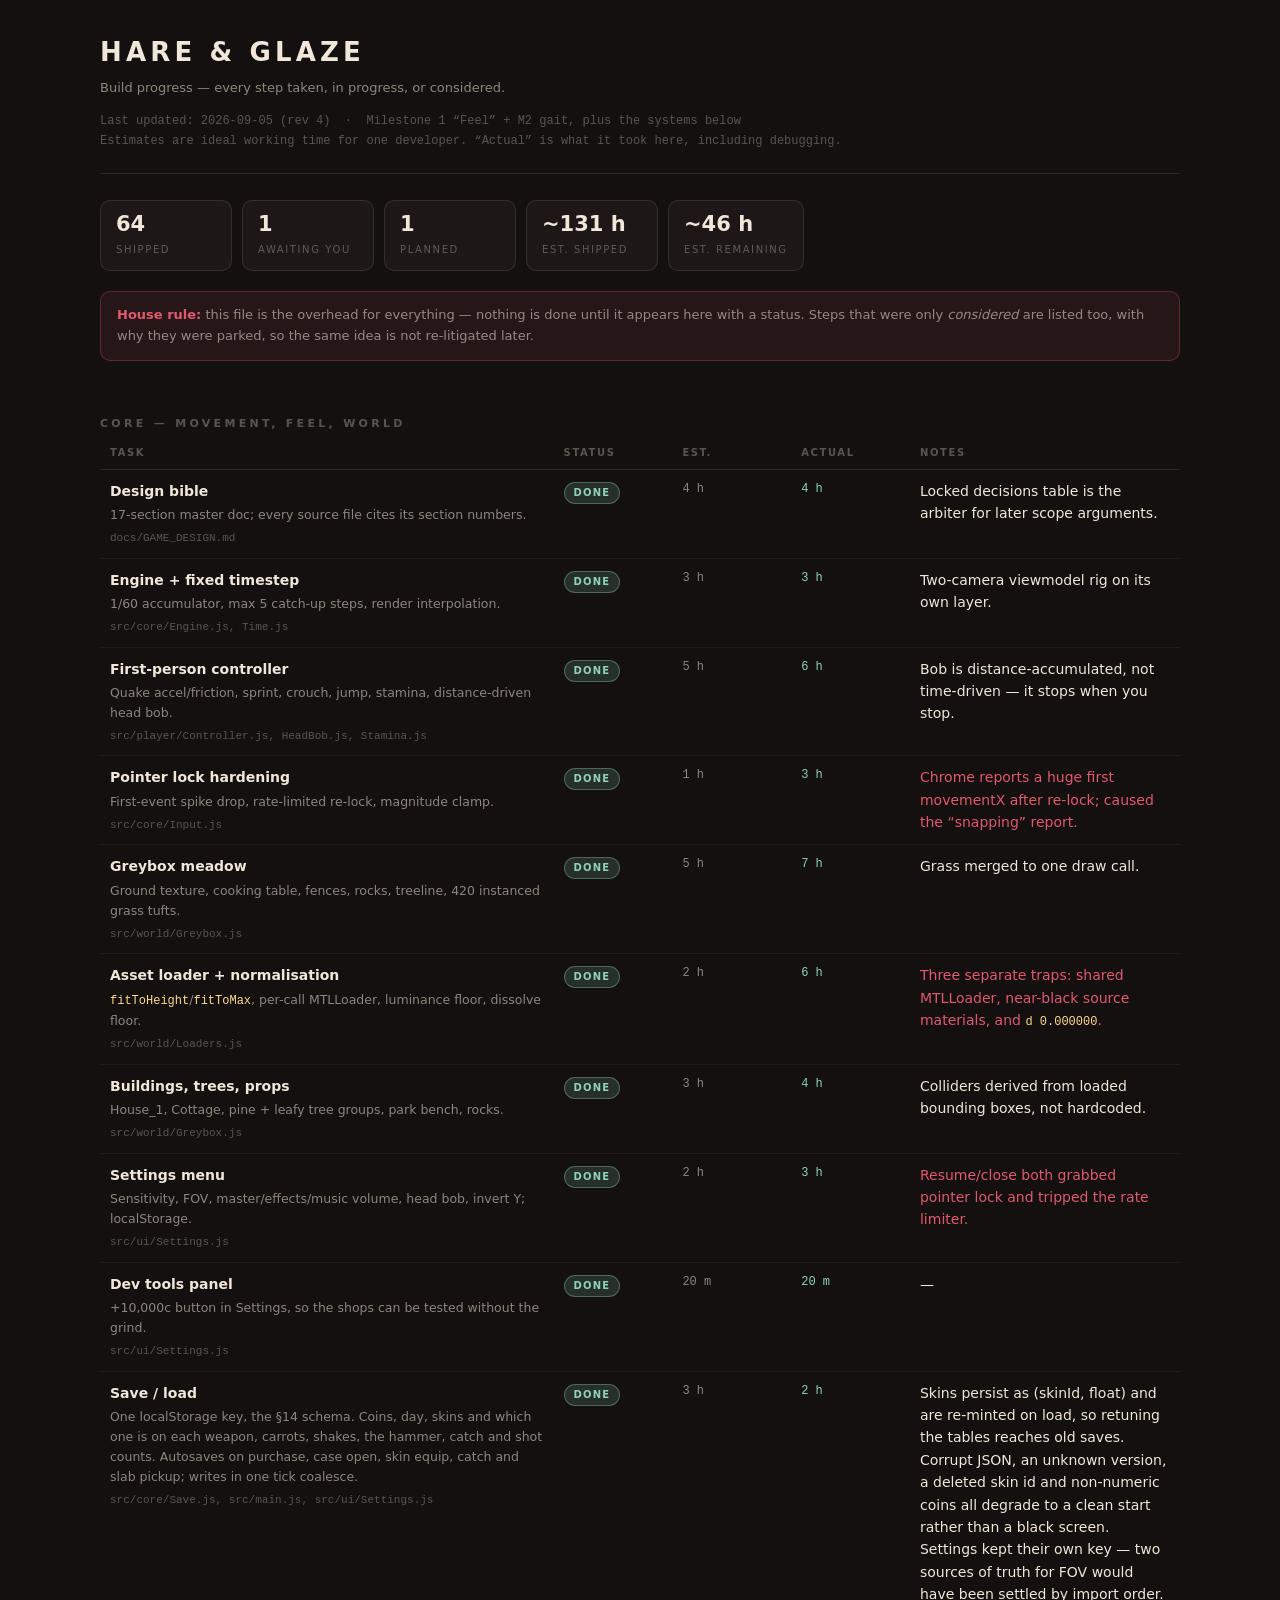
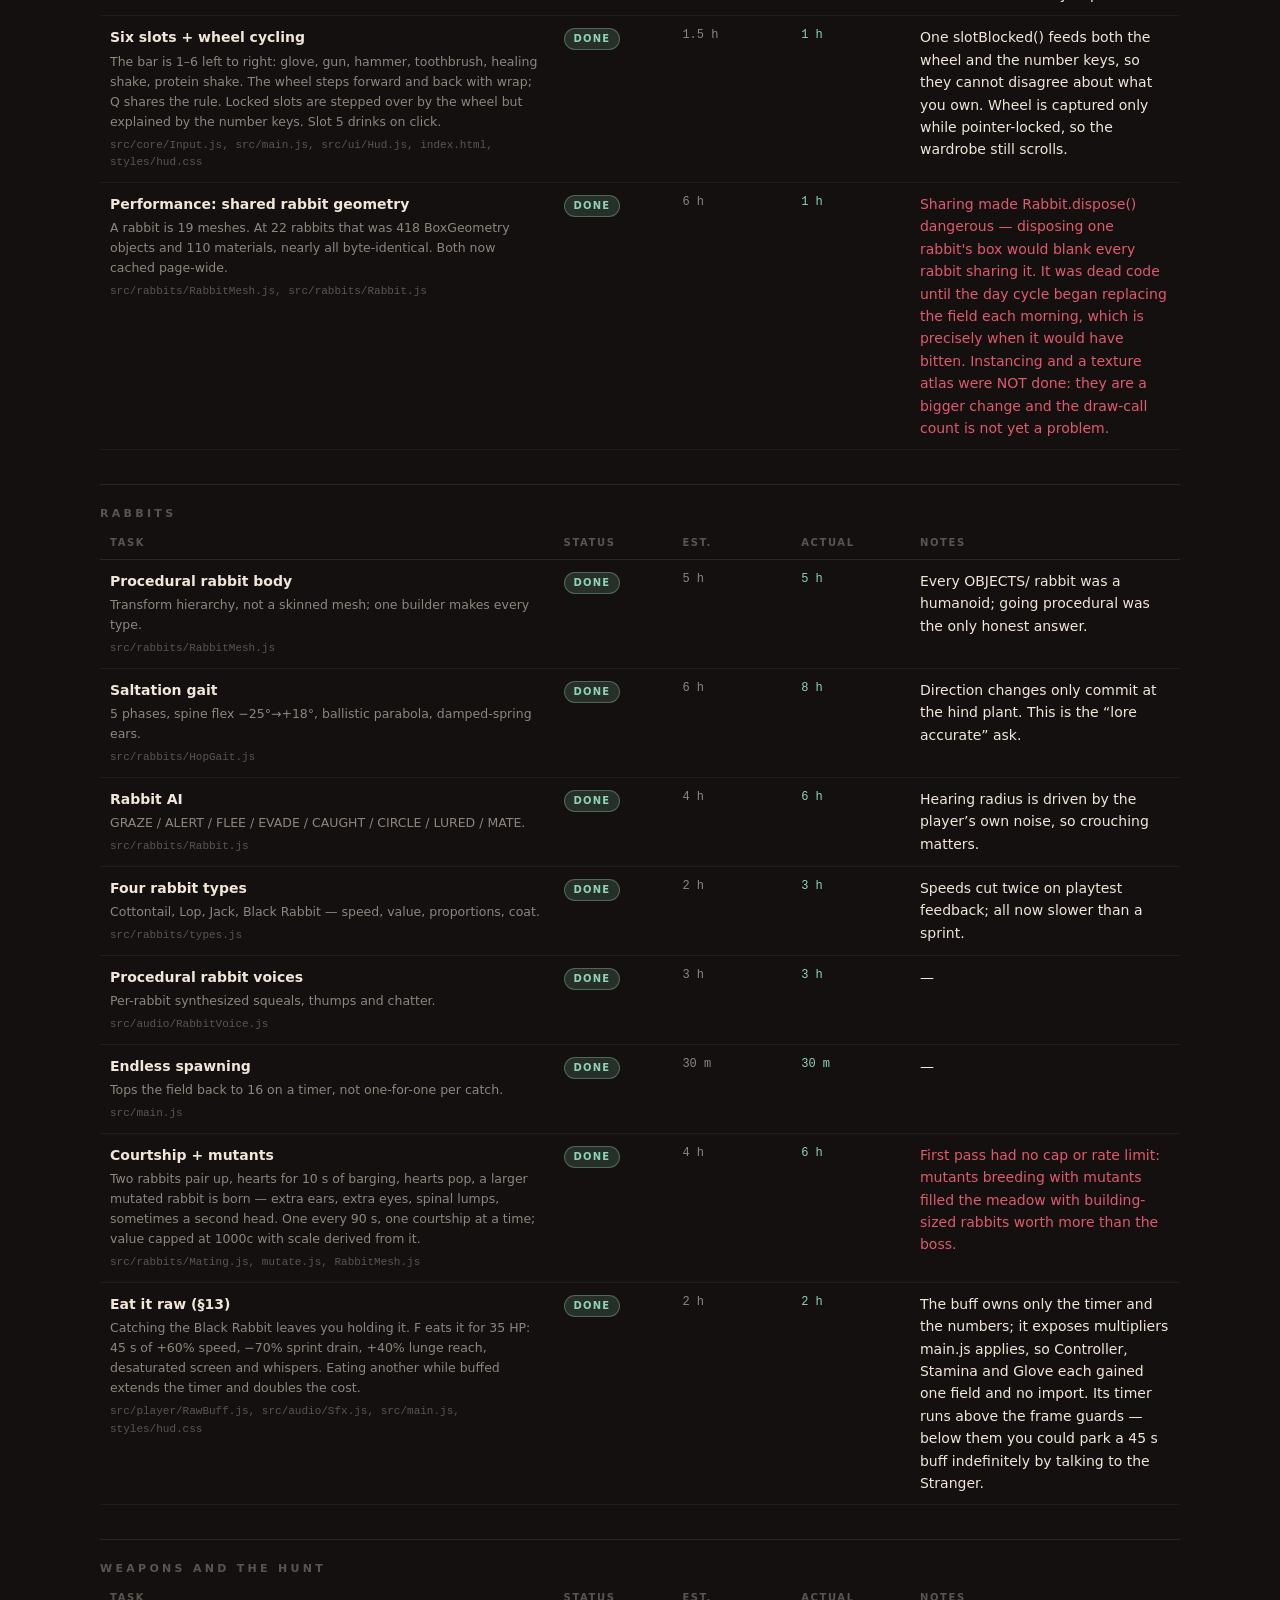
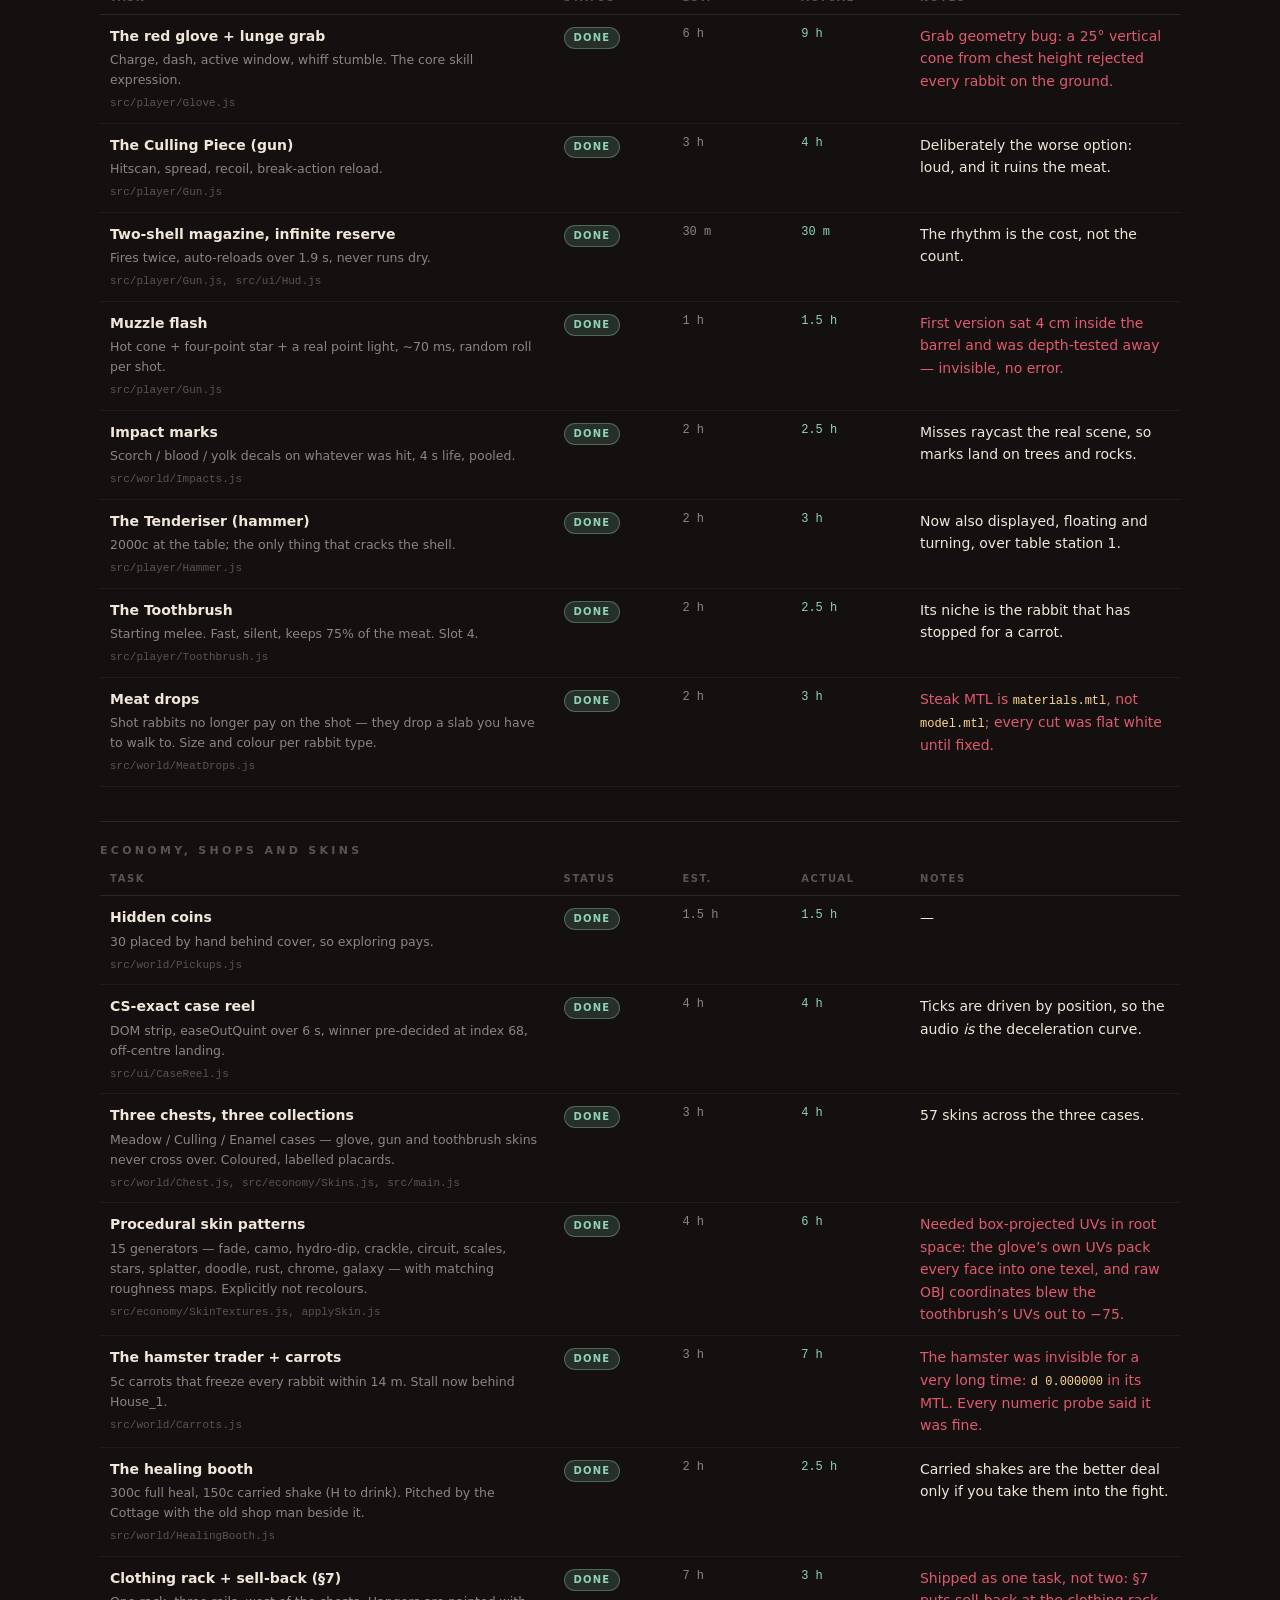
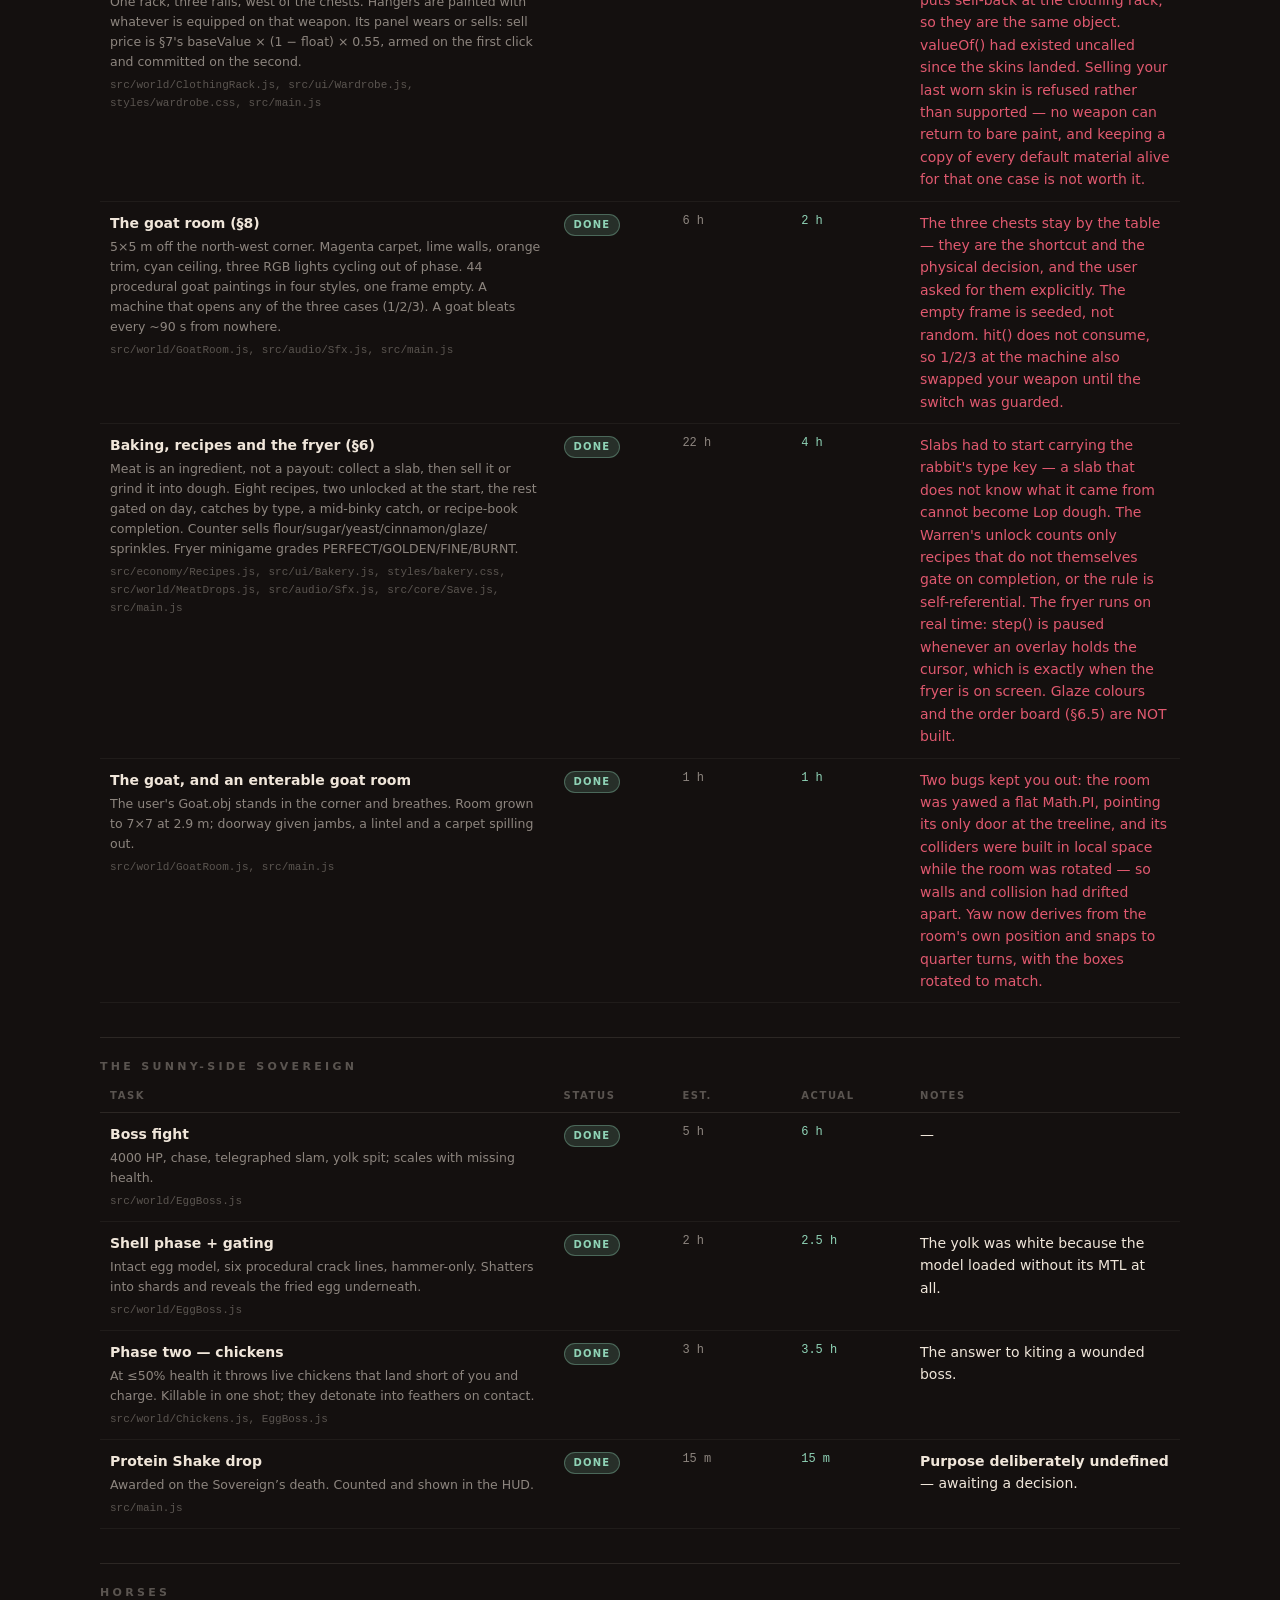
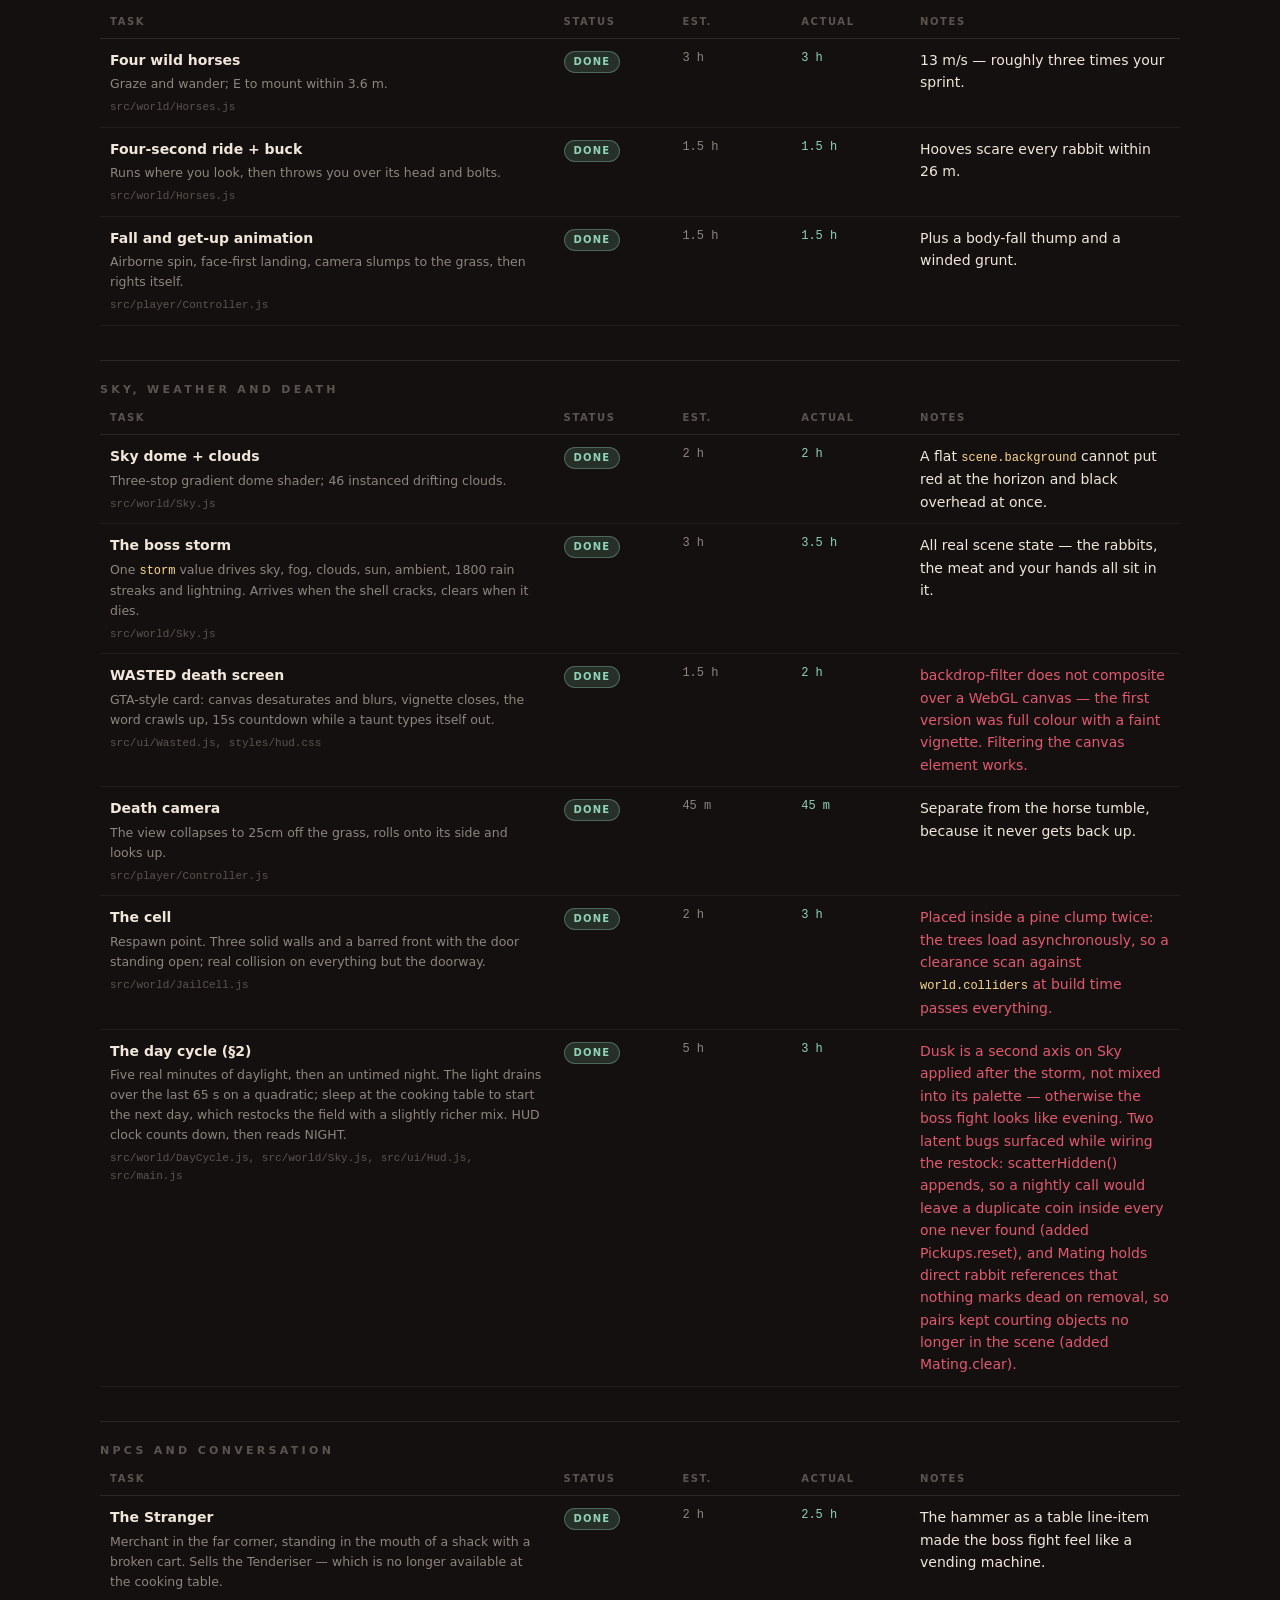
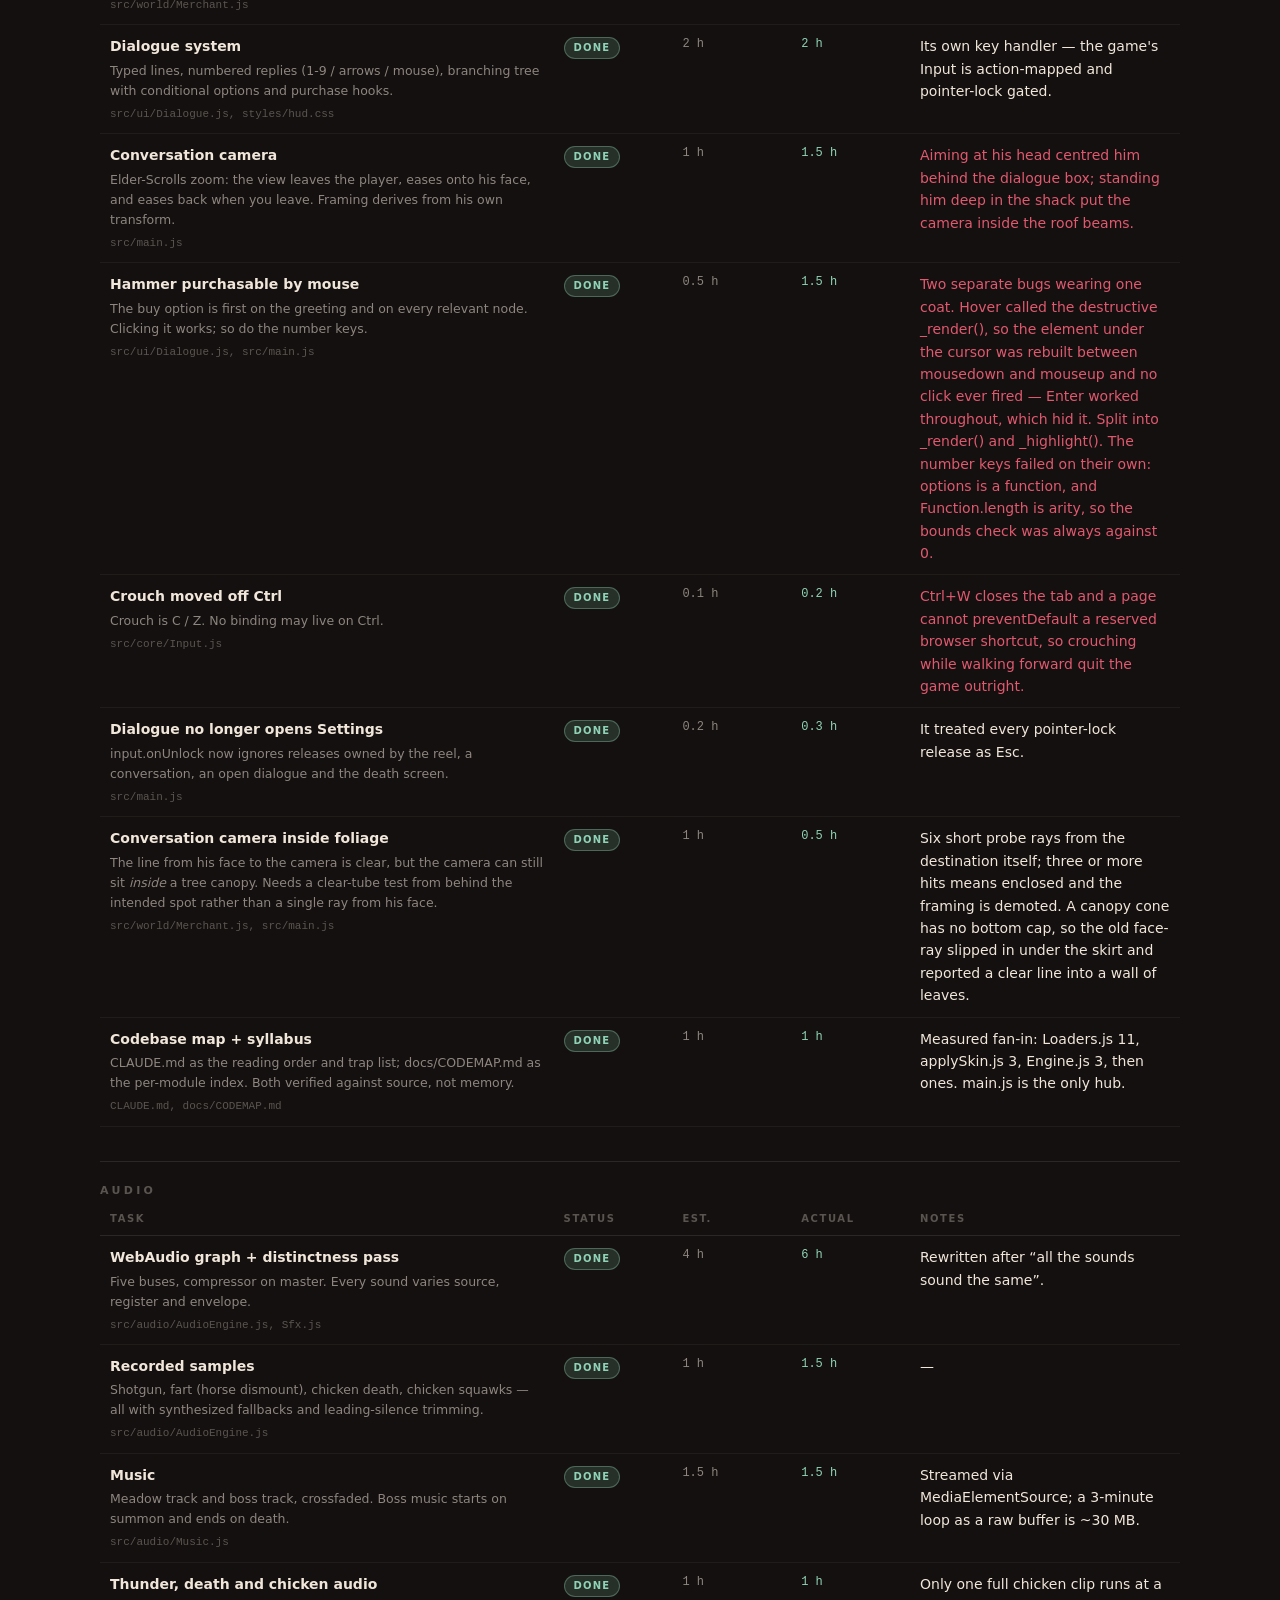
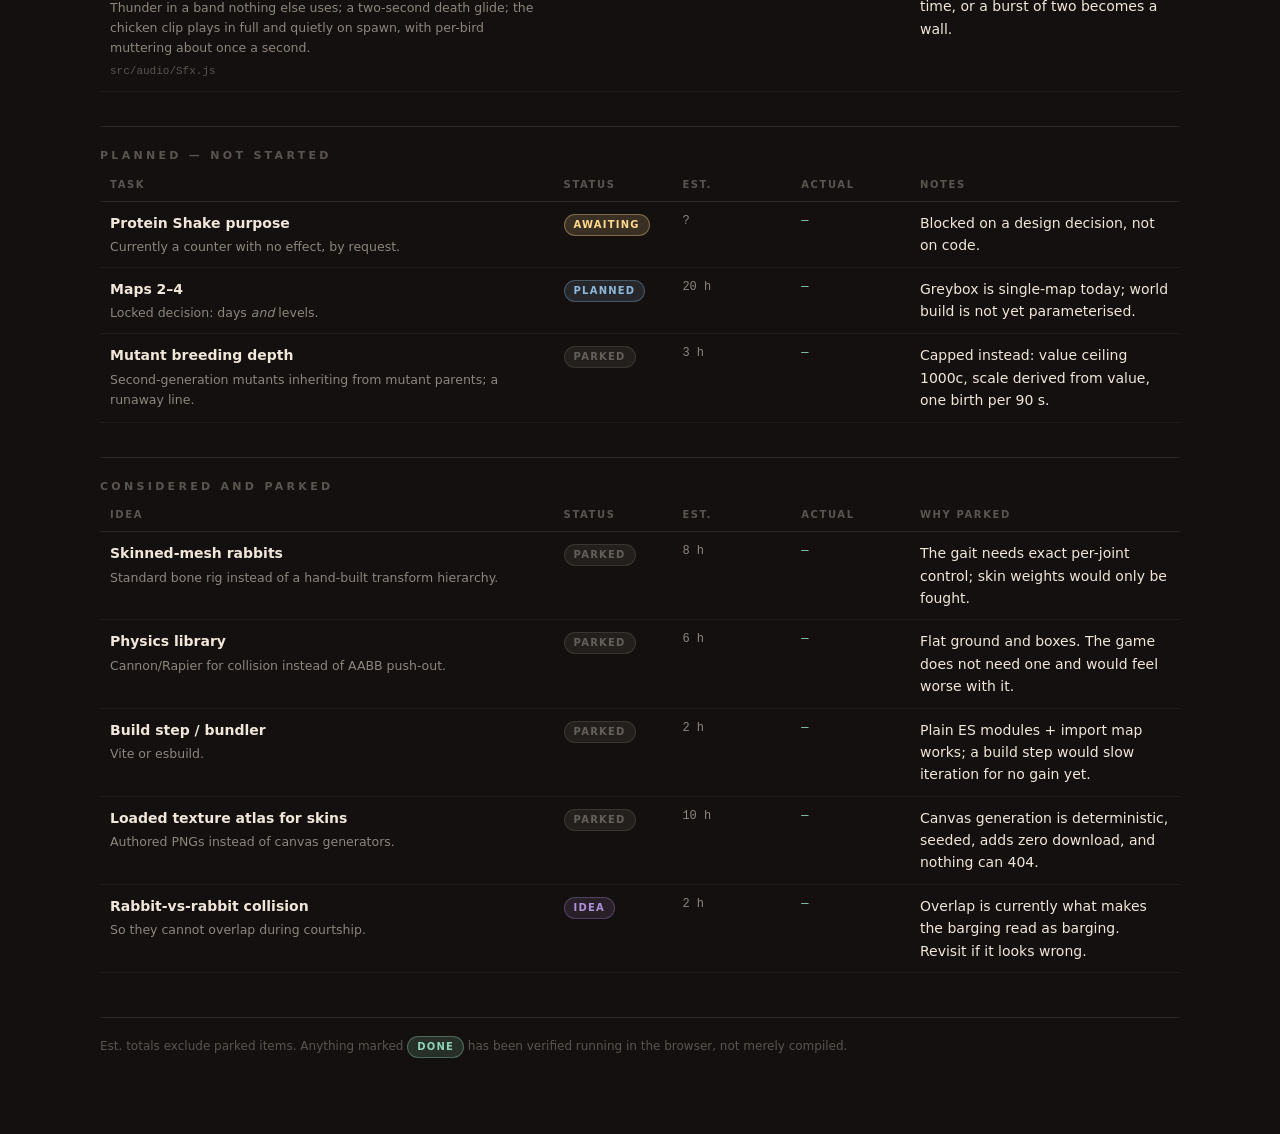
<file: progress.html>
<!doctype html>
<html lang="en">
<head>
<meta charset="utf-8">
<meta name="viewport" content="width=device-width,initial-scale=1">
<title>Hare &amp; Glaze — Progress</title>
<style>
  :root{
    --bg:#14100f; --panel:#1d1817; --line:rgba(253,243,227,.10);
    --ink:#f0e6da; --dim:rgba(240,230,218,.55); --faint:rgba(240,230,218,.32);
    --pink:#e0596f; --butter:#ffd98e; --mint:#8fd3b6; --sky:#8fb7d9; --violet:#b08fd9;
  }
  *{box-sizing:border-box}
  body{
    margin:0; background:var(--bg); color:var(--ink);
    font:14px/1.6 ui-sans-serif,system-ui,-apple-system,"Segoe UI",sans-serif;
    padding:32px 20px 80px;
  }
  .wrap{max-width:1080px;margin:0 auto}

  header{border-bottom:1px solid var(--line);padding-bottom:22px;margin-bottom:26px}
  h1{font-size:26px;letter-spacing:.16em;margin:0 0 4px;font-weight:700}
  .sub{color:var(--dim);font-size:13px}
  .meta{margin-top:14px;font-size:12px;color:var(--faint);font-family:ui-monospace,Consolas,monospace}

  .totals{display:flex;flex-wrap:wrap;gap:10px;margin:22px 0 8px}
  .stat{
    background:var(--panel);border:1px solid var(--line);border-radius:10px;
    padding:11px 15px;min-width:132px;
  }
  .stat b{display:block;font-size:21px;line-height:1.2}
  .stat span{font-size:10px;letter-spacing:.16em;text-transform:uppercase;color:var(--faint)}

  h2{
    font-size:11px;letter-spacing:.30em;text-transform:uppercase;
    color:var(--faint);margin:34px 0 12px;font-weight:700;
    border-top:1px solid var(--line);padding-top:20px;
  }
  h2:first-of-type{border-top:none}

  table{width:100%;border-collapse:collapse}
  th{
    text-align:left;font-size:10px;letter-spacing:.16em;text-transform:uppercase;
    color:var(--faint);font-weight:600;padding:0 10px 8px;border-bottom:1px solid var(--line);
  }
  td{padding:10px;border-bottom:1px solid rgba(253,243,227,.05);vertical-align:top}
  tr:hover td{background:rgba(253,243,227,.025)}
  td.est,td.act{font-family:ui-monospace,Consolas,monospace;font-size:12px;white-space:nowrap;color:var(--dim)}
  td.act{color:var(--mint)}
  td.over .a{color:var(--pink)}
  .what{font-weight:600}
  .note{display:block;color:var(--dim);font-size:12.5px;margin-top:3px;font-weight:400}
  .files{
    display:block;margin-top:5px;font-family:ui-monospace,Consolas,monospace;
    font-size:11px;color:var(--faint);
  }

  .pill{
    display:inline-block;padding:2px 9px;border-radius:20px;font-size:10px;
    letter-spacing:.12em;text-transform:uppercase;font-weight:700;white-space:nowrap;
  }
  .done{background:rgba(143,211,182,.16);color:var(--mint);border:1px solid rgba(143,211,182,.35)}
  .wip {background:rgba(255,217,142,.16);color:var(--butter);border:1px solid rgba(255,217,142,.35)}
  .next{background:rgba(143,183,217,.14);color:var(--sky);border:1px solid rgba(143,183,217,.32)}
  .idea{background:rgba(176,143,217,.13);color:var(--violet);border:1px solid rgba(176,143,217,.30)}
  .cut {background:rgba(240,230,218,.07);color:var(--faint);border:1px solid var(--line)}

  .banner{
    background:rgba(224,89,111,.09);border:1px solid rgba(224,89,111,.28);
    border-radius:10px;padding:13px 16px;margin:20px 0 4px;font-size:13px;color:var(--dim);
  }
  .banner b{color:var(--pink)}
  footer{margin-top:44px;padding-top:18px;border-top:1px solid var(--line);
    font-size:12px;color:var(--faint)}
  code{font-family:ui-monospace,Consolas,monospace;font-size:12px;color:var(--butter)}
</style>
</head>
<body>
<div class="wrap">

<header>
  <h1>HARE &amp; GLAZE</h1>
  <div class="sub">Build progress — every step taken, in progress, or considered.</div>
  <div class="meta">
    Last updated: 2026-09-05 (rev 4) &nbsp;·&nbsp; Milestone 1 “Feel” + M2 gait, plus the systems below<br>
    Estimates are ideal working time for one developer. “Actual” is what it took here, including debugging.
  </div>
</header>

<div class="totals">
  <div class="stat"><b>64</b><span>Shipped</span></div>
  <div class="stat"><b>1</b><span>Awaiting you</span></div>
  <div class="stat"><b>1</b><span>Planned</span></div>
  <div class="stat"><b>~131 h</b><span>Est. shipped</span></div>
  <div class="stat"><b>~46 h</b><span>Est. remaining</span></div>
</div>

<div class="banner">
  <b>House rule:</b> this file is the overhead for everything — nothing is done until it appears here
  with a status. Steps that were only <em>considered</em> are listed too, with why they were parked,
  so the same idea is not re-litigated later.
</div>

<!-- ══════════════════════════════════════════════════════════════════ -->
<h2>Core — movement, feel, world</h2>
<table>
<thead><tr><th style="width:42%">Task</th><th style="width:11%">Status</th><th style="width:11%">Est.</th><th style="width:11%">Actual</th><th>Notes</th></tr></thead>
<tbody>
<tr>
  <td><span class="what">Design bible</span>
    <span class="note">17-section master doc; every source file cites its section numbers.</span>
    <span class="files">docs/GAME_DESIGN.md</span></td>
  <td><span class="pill done">Done</span></td><td class="est">4 h</td><td class="act">4 h</td>
  <td>Locked decisions table is the arbiter for later scope arguments.</td>
</tr>
<tr>
  <td><span class="what">Engine + fixed timestep</span>
    <span class="note">1/60 accumulator, max 5 catch-up steps, render interpolation.</span>
    <span class="files">src/core/Engine.js, Time.js</span></td>
  <td><span class="pill done">Done</span></td><td class="est">3 h</td><td class="act">3 h</td>
  <td>Two-camera viewmodel rig on its own layer.</td>
</tr>
<tr>
  <td><span class="what">First-person controller</span>
    <span class="note">Quake accel/friction, sprint, crouch, jump, stamina, distance-driven head bob.</span>
    <span class="files">src/player/Controller.js, HeadBob.js, Stamina.js</span></td>
  <td><span class="pill done">Done</span></td><td class="est">5 h</td><td class="act">6 h</td>
  <td>Bob is distance-accumulated, not time-driven — it stops when you stop.</td>
</tr>
<tr>
  <td><span class="what">Pointer lock hardening</span>
    <span class="note">First-event spike drop, rate-limited re-lock, magnitude clamp.</span>
    <span class="files">src/core/Input.js</span></td>
  <td><span class="pill done">Done</span></td><td class="est">1 h</td><td class="act">3 h</td>
  <td class="over"><span class="a">Chrome reports a huge first movementX after re-lock; caused the “snapping” report.</span></td>
</tr>
<tr>
  <td><span class="what">Greybox meadow</span>
    <span class="note">Ground texture, cooking table, fences, rocks, treeline, 420 instanced grass tufts.</span>
    <span class="files">src/world/Greybox.js</span></td>
  <td><span class="pill done">Done</span></td><td class="est">5 h</td><td class="act">7 h</td>
  <td>Grass merged to one draw call.</td>
</tr>
<tr>
  <td><span class="what">Asset loader + normalisation</span>
    <span class="note"><code>fitToHeight</code>/<code>fitToMax</code>, per-call MTLLoader, luminance floor, dissolve floor.</span>
    <span class="files">src/world/Loaders.js</span></td>
  <td><span class="pill done">Done</span></td><td class="est">2 h</td><td class="act">6 h</td>
  <td class="over"><span class="a">Three separate traps: shared MTLLoader, near-black source materials, and <code>d 0.000000</code>.</span></td>
</tr>
<tr>
  <td><span class="what">Buildings, trees, props</span>
    <span class="note">House_1, Cottage, pine + leafy tree groups, park bench, rocks.</span>
    <span class="files">src/world/Greybox.js</span></td>
  <td><span class="pill done">Done</span></td><td class="est">3 h</td><td class="act">4 h</td>
  <td>Colliders derived from loaded bounding boxes, not hardcoded.</td>
</tr>
<tr>
  <td><span class="what">Settings menu</span>
    <span class="note">Sensitivity, FOV, master/effects/music volume, head bob, invert Y; localStorage.</span>
    <span class="files">src/ui/Settings.js</span></td>
  <td><span class="pill done">Done</span></td><td class="est">2 h</td><td class="act">3 h</td>
  <td class="over"><span class="a">Resume/close both grabbed pointer lock and tripped the rate limiter.</span></td>
</tr>
<tr>
  <td><span class="what">Dev tools panel</span>
    <span class="note">+10,000c button in Settings, so the shops can be tested without the grind.</span>
    <span class="files">src/ui/Settings.js</span></td>
  <td><span class="pill done">Done</span></td><td class="est">20 m</td><td class="act">20 m</td>
  <td>—</td>
</tr>
<tr>
  <td><span class="what">Save / load</span>
    <span class="note">One localStorage key, the §14 schema. Coins, day, skins and which one is on
      each weapon, carrots, shakes, the hammer, catch and shot counts. Autosaves on purchase, case
      open, skin equip, catch and slab pickup; writes in one tick coalesce.</span>
    <span class="files">src/core/Save.js, src/main.js, src/ui/Settings.js</span></td>
  <td><span class="pill done">Done</span></td><td class="est">3 h</td><td class="act">2 h</td>
  <td>Skins persist as (skinId, float) and are re-minted on load, so retuning the tables reaches old
    saves. Corrupt JSON, an unknown version, a deleted skin id and non-numeric coins all degrade to a
    clean start rather than a black screen. Settings kept their own key — two sources of truth for FOV
    would have been settled by import order.</td>
</tr>
<tr>
  <td><span class="what">Six slots + wheel cycling</span>
    <span class="note">The bar is 1–6 left to right: glove, gun, hammer, toothbrush, healing shake,
      protein shake. The wheel steps forward and back with wrap; Q shares the rule. Locked slots are
      stepped over by the wheel but explained by the number keys. Slot 5 drinks on click.</span>
    <span class="files">src/core/Input.js, src/main.js, src/ui/Hud.js, index.html, styles/hud.css</span></td>
  <td><span class="pill done">Done</span></td><td class="est">1.5 h</td><td class="act">1 h</td>
  <td>One slotBlocked() feeds both the wheel and the number keys, so they cannot disagree about what
    you own. Wheel is captured only while pointer-locked, so the wardrobe still scrolls.</td>
</tr>
<tr>
  <td><span class="what">Performance: shared rabbit geometry</span>
    <span class="note">A rabbit is 19 meshes. At 22 rabbits that was 418 BoxGeometry objects and 110
      materials, nearly all byte-identical. Both now cached page-wide.</span>
    <span class="files">src/rabbits/RabbitMesh.js, src/rabbits/Rabbit.js</span></td>
  <td><span class="pill done">Done</span></td><td class="est">6 h</td><td class="act">1 h</td>
  <td class="over"><span class="a">Sharing made Rabbit.dispose() dangerous — disposing one rabbit's
    box would blank every rabbit sharing it. It was dead code until the day cycle began replacing the
    field each morning, which is precisely when it would have bitten. Instancing and a texture atlas
    were NOT done: they are a bigger change and the draw-call count is not yet a problem.</span></td>
</tr>
</tbody>
</table>

<!-- ══════════════════════════════════════════════════════════════════ -->
<h2>Rabbits</h2>
<table>
<thead><tr><th style="width:42%">Task</th><th style="width:11%">Status</th><th style="width:11%">Est.</th><th style="width:11%">Actual</th><th>Notes</th></tr></thead>
<tbody>
<tr>
  <td><span class="what">Procedural rabbit body</span>
    <span class="note">Transform hierarchy, not a skinned mesh; one builder makes every type.</span>
    <span class="files">src/rabbits/RabbitMesh.js</span></td>
  <td><span class="pill done">Done</span></td><td class="est">5 h</td><td class="act">5 h</td>
  <td>Every OBJECTS/ rabbit was a humanoid; going procedural was the only honest answer.</td>
</tr>
<tr>
  <td><span class="what">Saltation gait</span>
    <span class="note">5 phases, spine flex −25°→+18°, ballistic parabola, damped-spring ears.</span>
    <span class="files">src/rabbits/HopGait.js</span></td>
  <td><span class="pill done">Done</span></td><td class="est">6 h</td><td class="act">8 h</td>
  <td>Direction changes only commit at the hind plant. This is the “lore accurate” ask.</td>
</tr>
<tr>
  <td><span class="what">Rabbit AI</span>
    <span class="note">GRAZE / ALERT / FLEE / EVADE / CAUGHT / CIRCLE / LURED / MATE.</span>
    <span class="files">src/rabbits/Rabbit.js</span></td>
  <td><span class="pill done">Done</span></td><td class="est">4 h</td><td class="act">6 h</td>
  <td>Hearing radius is driven by the player’s own noise, so crouching matters.</td>
</tr>
<tr>
  <td><span class="what">Four rabbit types</span>
    <span class="note">Cottontail, Lop, Jack, Black Rabbit — speed, value, proportions, coat.</span>
    <span class="files">src/rabbits/types.js</span></td>
  <td><span class="pill done">Done</span></td><td class="est">2 h</td><td class="act">3 h</td>
  <td>Speeds cut twice on playtest feedback; all now slower than a sprint.</td>
</tr>
<tr>
  <td><span class="what">Procedural rabbit voices</span>
    <span class="note">Per-rabbit synthesized squeals, thumps and chatter.</span>
    <span class="files">src/audio/RabbitVoice.js</span></td>
  <td><span class="pill done">Done</span></td><td class="est">3 h</td><td class="act">3 h</td>
  <td>—</td>
</tr>
<tr>
  <td><span class="what">Endless spawning</span>
    <span class="note">Tops the field back to 16 on a timer, not one-for-one per catch.</span>
    <span class="files">src/main.js</span></td>
  <td><span class="pill done">Done</span></td><td class="est">30 m</td><td class="act">30 m</td>
  <td>—</td>
</tr>
<tr>
  <td><span class="what">Courtship + mutants</span>
    <span class="note">Two rabbits pair up, hearts for 10 s of barging, hearts pop, a larger
      mutated rabbit is born — extra ears, extra eyes, spinal lumps, sometimes a second head.
      One every 90 s, one courtship at a time; value capped at 1000c with scale derived from it.</span>
    <span class="files">src/rabbits/Mating.js, mutate.js, RabbitMesh.js</span></td>
  <td><span class="pill done">Done</span></td><td class="est">4 h</td><td class="act">6 h</td>
  <td class="over"><span class="a">First pass had no cap or rate limit: mutants breeding with mutants filled the
    meadow with building-sized rabbits worth more than the boss.</span></td>
</tr>
<tr>
  <td><span class="what">Eat it raw (§13)</span>
    <span class="note">Catching the Black Rabbit leaves you holding it. F eats it for 35 HP:
      45 s of +60% speed, −70% sprint drain, +40% lunge reach, desaturated screen and whispers.
      Eating another while buffed extends the timer and doubles the cost.</span>
    <span class="files">src/player/RawBuff.js, src/audio/Sfx.js, src/main.js, styles/hud.css</span></td>
  <td><span class="pill done">Done</span></td><td class="est">2 h</td><td class="act">2 h</td>
  <td>The buff owns only the timer and the numbers; it exposes multipliers main.js applies, so
    Controller, Stamina and Glove each gained one field and no import. Its timer runs above the frame
    guards — below them you could park a 45 s buff indefinitely by talking to the Stranger.</td>
</tr>
</tbody>
</table>

<!-- ══════════════════════════════════════════════════════════════════ -->
<h2>Weapons and the hunt</h2>
<table>
<thead><tr><th style="width:42%">Task</th><th style="width:11%">Status</th><th style="width:11%">Est.</th><th style="width:11%">Actual</th><th>Notes</th></tr></thead>
<tbody>
<tr>
  <td><span class="what">The red glove + lunge grab</span>
    <span class="note">Charge, dash, active window, whiff stumble. The core skill expression.</span>
    <span class="files">src/player/Glove.js</span></td>
  <td><span class="pill done">Done</span></td><td class="est">6 h</td><td class="act">9 h</td>
  <td class="over"><span class="a">Grab geometry bug: a 25° vertical cone from chest height rejected every rabbit on the ground.</span></td>
</tr>
<tr>
  <td><span class="what">The Culling Piece (gun)</span>
    <span class="note">Hitscan, spread, recoil, break-action reload.</span>
    <span class="files">src/player/Gun.js</span></td>
  <td><span class="pill done">Done</span></td><td class="est">3 h</td><td class="act">4 h</td>
  <td>Deliberately the worse option: loud, and it ruins the meat.</td>
</tr>
<tr>
  <td><span class="what">Two-shell magazine, infinite reserve</span>
    <span class="note">Fires twice, auto-reloads over 1.9 s, never runs dry.</span>
    <span class="files">src/player/Gun.js, src/ui/Hud.js</span></td>
  <td><span class="pill done">Done</span></td><td class="est">30 m</td><td class="act">30 m</td>
  <td>The rhythm is the cost, not the count.</td>
</tr>
<tr>
  <td><span class="what">Muzzle flash</span>
    <span class="note">Hot cone + four-point star + a real point light, ~70 ms, random roll per shot.</span>
    <span class="files">src/player/Gun.js</span></td>
  <td><span class="pill done">Done</span></td><td class="est">1 h</td><td class="act">1.5 h</td>
  <td class="over"><span class="a">First version sat 4 cm inside the barrel and was depth-tested away — invisible, no error.</span></td>
</tr>
<tr>
  <td><span class="what">Impact marks</span>
    <span class="note">Scorch / blood / yolk decals on whatever was hit, 4 s life, pooled.</span>
    <span class="files">src/world/Impacts.js</span></td>
  <td><span class="pill done">Done</span></td><td class="est">2 h</td><td class="act">2.5 h</td>
  <td>Misses raycast the real scene, so marks land on trees and rocks.</td>
</tr>
<tr>
  <td><span class="what">The Tenderiser (hammer)</span>
    <span class="note">2000c at the table; the only thing that cracks the shell.</span>
    <span class="files">src/player/Hammer.js</span></td>
  <td><span class="pill done">Done</span></td><td class="est">2 h</td><td class="act">3 h</td>
  <td>Now also displayed, floating and turning, over table station 1.</td>
</tr>
<tr>
  <td><span class="what">The Toothbrush</span>
    <span class="note">Starting melee. Fast, silent, keeps 75% of the meat. Slot 4.</span>
    <span class="files">src/player/Toothbrush.js</span></td>
  <td><span class="pill done">Done</span></td><td class="est">2 h</td><td class="act">2.5 h</td>
  <td>Its niche is the rabbit that has stopped for a carrot.</td>
</tr>
<tr>
  <td><span class="what">Meat drops</span>
    <span class="note">Shot rabbits no longer pay on the shot — they drop a slab you have to walk to.
      Size and colour per rabbit type.</span>
    <span class="files">src/world/MeatDrops.js</span></td>
  <td><span class="pill done">Done</span></td><td class="est">2 h</td><td class="act">3 h</td>
  <td class="over"><span class="a">Steak MTL is <code>materials.mtl</code>, not <code>model.mtl</code>; every cut was flat white until fixed.</span></td>
</tr>
</tbody>
</table>

<!-- ══════════════════════════════════════════════════════════════════ -->
<h2>Economy, shops and skins</h2>
<table>
<thead><tr><th style="width:42%">Task</th><th style="width:11%">Status</th><th style="width:11%">Est.</th><th style="width:11%">Actual</th><th>Notes</th></tr></thead>
<tbody>
<tr>
  <td><span class="what">Hidden coins</span>
    <span class="note">30 placed by hand behind cover, so exploring pays.</span>
    <span class="files">src/world/Pickups.js</span></td>
  <td><span class="pill done">Done</span></td><td class="est">1.5 h</td><td class="act">1.5 h</td>
  <td>—</td>
</tr>
<tr>
  <td><span class="what">CS-exact case reel</span>
    <span class="note">DOM strip, easeOutQuint over 6 s, winner pre-decided at index 68, off-centre landing.</span>
    <span class="files">src/ui/CaseReel.js</span></td>
  <td><span class="pill done">Done</span></td><td class="est">4 h</td><td class="act">4 h</td>
  <td>Ticks are driven by position, so the audio <em>is</em> the deceleration curve.</td>
</tr>
<tr>
  <td><span class="what">Three chests, three collections</span>
    <span class="note">Meadow / Culling / Enamel cases — glove, gun and toothbrush skins never cross over.
      Coloured, labelled placards.</span>
    <span class="files">src/world/Chest.js, src/economy/Skins.js, src/main.js</span></td>
  <td><span class="pill done">Done</span></td><td class="est">3 h</td><td class="act">4 h</td>
  <td>57 skins across the three cases.</td>
</tr>
<tr>
  <td><span class="what">Procedural skin patterns</span>
    <span class="note">15 generators — fade, camo, hydro-dip, crackle, circuit, scales, stars, splatter,
      doodle, rust, chrome, galaxy — with matching roughness maps. Explicitly not recolours.</span>
    <span class="files">src/economy/SkinTextures.js, applySkin.js</span></td>
  <td><span class="pill done">Done</span></td><td class="est">4 h</td><td class="act">6 h</td>
  <td class="over"><span class="a">Needed box-projected UVs in root space: the glove’s own UVs pack every face into one texel,
    and raw OBJ coordinates blew the toothbrush’s UVs out to −75.</span></td>
</tr>
<tr>
  <td><span class="what">The hamster trader + carrots</span>
    <span class="note">5c carrots that freeze every rabbit within 14 m. Stall now behind House_1.</span>
    <span class="files">src/world/Carrots.js</span></td>
  <td><span class="pill done">Done</span></td><td class="est">3 h</td><td class="act">7 h</td>
  <td class="over"><span class="a">The hamster was invisible for a very long time: <code>d 0.000000</code> in its MTL. Every numeric probe said it was fine.</span></td>
</tr>
<tr>
  <td><span class="what">The healing booth</span>
    <span class="note">300c full heal, 150c carried shake (H to drink). Pitched by the Cottage
      with the old shop man beside it.</span>
    <span class="files">src/world/HealingBooth.js</span></td>
  <td><span class="pill done">Done</span></td><td class="est">2 h</td><td class="act">2.5 h</td>
  <td>Carried shakes are the better deal only if you take them into the fight.</td>
</tr>
<tr>
  <td><span class="what">Clothing rack + sell-back (§7)</span>
    <span class="note">One rack, three rails, west of the chests. Hangers are painted with whatever
      is equipped on that weapon. Its panel wears or sells: sell price is §7's
      baseValue × (1 − float) × 0.55, armed on the first click and committed on the second.</span>
    <span class="files">src/world/ClothingRack.js, src/ui/Wardrobe.js, styles/wardrobe.css, src/main.js</span></td>
  <td><span class="pill done">Done</span></td><td class="est">7 h</td><td class="act">3 h</td>
  <td class="over"><span class="a">Shipped as one task, not two: §7 puts sell-back at the clothing
    rack, so they are the same object. valueOf() had existed uncalled since the skins landed.
    Selling your last worn skin is refused rather than supported — no weapon can return to bare
    paint, and keeping a copy of every default material alive for that one case is not worth it.</span></td>
</tr>
<tr>
  <td><span class="what">The goat room (§8)</span>
    <span class="note">5×5 m off the north-west corner. Magenta carpet, lime walls, orange trim,
      cyan ceiling, three RGB lights cycling out of phase. 44 procedural goat paintings in four
      styles, one frame empty. A machine that opens any of the three cases (1/2/3). A goat bleats
      every ~90 s from nowhere.</span>
    <span class="files">src/world/GoatRoom.js, src/audio/Sfx.js, src/main.js</span></td>
  <td><span class="pill done">Done</span></td><td class="est">6 h</td><td class="act">2 h</td>
  <td class="over"><span class="a">The three chests stay by the table — they are the shortcut and
    the physical decision, and the user asked for them explicitly. The empty frame is seeded, not
    random. hit() does not consume, so 1/2/3 at the machine also swapped your weapon until the
    switch was guarded.</span></td>
</tr>
<tr>
  <td><span class="what">Baking, recipes and the fryer (§6)</span>
    <span class="note">Meat is an ingredient, not a payout: collect a slab, then sell it or grind it
      into dough. Eight recipes, two unlocked at the start, the rest gated on day, catches by type,
      a mid-binky catch, or recipe-book completion. Counter sells flour/sugar/yeast/cinnamon/glaze/
      sprinkles. Fryer minigame grades PERFECT/GOLDEN/FINE/BURNT.</span>
    <span class="files">src/economy/Recipes.js, src/ui/Bakery.js, styles/bakery.css,
      src/world/MeatDrops.js, src/audio/Sfx.js, src/core/Save.js, src/main.js</span></td>
  <td><span class="pill done">Done</span></td><td class="est">22 h</td><td class="act">4 h</td>
  <td class="over"><span class="a">Slabs had to start carrying the rabbit's type key — a slab that
    does not know what it came from cannot become Lop dough. The Warren's unlock counts only recipes
    that do not themselves gate on completion, or the rule is self-referential. The fryer runs on
    real time: step() is paused whenever an overlay holds the cursor, which is exactly when the
    fryer is on screen. Glaze colours and the order board (§6.5) are NOT built.</span></td>
</tr>
<tr>
  <td><span class="what">The goat, and an enterable goat room</span>
    <span class="note">The user's Goat.obj stands in the corner and breathes. Room grown to 7×7 at
      2.9 m; doorway given jambs, a lintel and a carpet spilling out.</span>
    <span class="files">src/world/GoatRoom.js, src/main.js</span></td>
  <td><span class="pill done">Done</span></td><td class="est">1 h</td><td class="act">1 h</td>
  <td class="over"><span class="a">Two bugs kept you out: the room was yawed a flat Math.PI, pointing
    its only door at the treeline, and its colliders were built in local space while the room was
    rotated — so walls and collision had drifted apart. Yaw now derives from the room's own position
    and snaps to quarter turns, with the boxes rotated to match.</span></td>
</tr>
</tbody>
</table>

<!-- ══════════════════════════════════════════════════════════════════ -->
<h2>The Sunny-Side Sovereign</h2>
<table>
<thead><tr><th style="width:42%">Task</th><th style="width:11%">Status</th><th style="width:11%">Est.</th><th style="width:11%">Actual</th><th>Notes</th></tr></thead>
<tbody>
<tr>
  <td><span class="what">Boss fight</span>
    <span class="note">4000 HP, chase, telegraphed slam, yolk spit; scales with missing health.</span>
    <span class="files">src/world/EggBoss.js</span></td>
  <td><span class="pill done">Done</span></td><td class="est">5 h</td><td class="act">6 h</td>
  <td>—</td>
</tr>
<tr>
  <td><span class="what">Shell phase + gating</span>
    <span class="note">Intact egg model, six procedural crack lines, hammer-only. Shatters into shards
      and reveals the fried egg underneath.</span>
    <span class="files">src/world/EggBoss.js</span></td>
  <td><span class="pill done">Done</span></td><td class="est">2 h</td><td class="act">2.5 h</td>
  <td>The yolk was white because the model loaded without its MTL at all.</td>
</tr>
<tr>
  <td><span class="what">Phase two — chickens</span>
    <span class="note">At ≤50% health it throws live chickens that land short of you and charge.
      Killable in one shot; they detonate into feathers on contact.</span>
    <span class="files">src/world/Chickens.js, EggBoss.js</span></td>
  <td><span class="pill done">Done</span></td><td class="est">3 h</td><td class="act">3.5 h</td>
  <td>The answer to kiting a wounded boss.</td>
</tr>
<tr>
  <td><span class="what">Protein Shake drop</span>
    <span class="note">Awarded on the Sovereign’s death. Counted and shown in the HUD.</span>
    <span class="files">src/main.js</span></td>
  <td><span class="pill done">Done</span></td><td class="est">15 m</td><td class="act">15 m</td>
  <td><b>Purpose deliberately undefined</b> — awaiting a decision.</td>
</tr>
</tbody>
</table>

<!-- ══════════════════════════════════════════════════════════════════ -->
<h2>Horses</h2>
<table>
<thead><tr><th style="width:42%">Task</th><th style="width:11%">Status</th><th style="width:11%">Est.</th><th style="width:11%">Actual</th><th>Notes</th></tr></thead>
<tbody>
<tr>
  <td><span class="what">Four wild horses</span>
    <span class="note">Graze and wander; E to mount within 3.6 m.</span>
    <span class="files">src/world/Horses.js</span></td>
  <td><span class="pill done">Done</span></td><td class="est">3 h</td><td class="act">3 h</td>
  <td>13 m/s — roughly three times your sprint.</td>
</tr>
<tr>
  <td><span class="what">Four-second ride + buck</span>
    <span class="note">Runs where you look, then throws you over its head and bolts.</span>
    <span class="files">src/world/Horses.js</span></td>
  <td><span class="pill done">Done</span></td><td class="est">1.5 h</td><td class="act">1.5 h</td>
  <td>Hooves scare every rabbit within 26 m.</td>
</tr>
<tr>
  <td><span class="what">Fall and get-up animation</span>
    <span class="note">Airborne spin, face-first landing, camera slumps to the grass, then rights itself.</span>
    <span class="files">src/player/Controller.js</span></td>
  <td><span class="pill done">Done</span></td><td class="est">1.5 h</td><td class="act">1.5 h</td>
  <td>Plus a body-fall thump and a winded grunt.</td>
</tr>
</tbody>
</table>

<!-- ══════════════════════════════════════════════════════════════════ -->
<h2>Sky, weather and death</h2>
<table>
<thead><tr><th style="width:42%">Task</th><th style="width:11%">Status</th><th style="width:11%">Est.</th><th style="width:11%">Actual</th><th>Notes</th></tr></thead>
<tbody>
<tr>
  <td><span class="what">Sky dome + clouds</span>
    <span class="note">Three-stop gradient dome shader; 46 instanced drifting clouds.</span>
    <span class="files">src/world/Sky.js</span></td>
  <td><span class="pill done">Done</span></td><td class="est">2 h</td><td class="act">2 h</td>
  <td>A flat <code>scene.background</code> cannot put red at the horizon and black overhead at once.</td>
</tr>
<tr>
  <td><span class="what">The boss storm</span>
    <span class="note">One <code>storm</code> value drives sky, fog, clouds, sun, ambient, 1800 rain
      streaks and lightning. Arrives when the shell cracks, clears when it dies.</span>
    <span class="files">src/world/Sky.js</span></td>
  <td><span class="pill done">Done</span></td><td class="est">3 h</td><td class="act">3.5 h</td>
  <td>All real scene state — the rabbits, the meat and your hands all sit in it.</td>
</tr>
<tr>
  <td><span class="what">WASTED death screen</span>
    <span class="note">GTA-style card: canvas desaturates and blurs, vignette closes, the word
      crawls up, 15s countdown while a taunt types itself out.</span>
    <span class="files">src/ui/Wasted.js, styles/hud.css</span></td>
  <td><span class="pill done">Done</span></td><td class="est">1.5 h</td><td class="act">2 h</td>
  <td class="over"><span class="a">backdrop-filter does not composite over a WebGL canvas — the first version was
    full colour with a faint vignette. Filtering the canvas element works.</span></td>
</tr>
<tr>
  <td><span class="what">Death camera</span>
    <span class="note">The view collapses to 25cm off the grass, rolls onto its side and looks up.</span>
    <span class="files">src/player/Controller.js</span></td>
  <td><span class="pill done">Done</span></td><td class="est">45 m</td><td class="act">45 m</td>
  <td>Separate from the horse tumble, because it never gets back up.</td>
</tr>
<tr>
  <td><span class="what">The cell</span>
    <span class="note">Respawn point. Three solid walls and a barred front with the door standing
      open; real collision on everything but the doorway.</span>
    <span class="files">src/world/JailCell.js</span></td>
  <td><span class="pill done">Done</span></td><td class="est">2 h</td><td class="act">3 h</td>
  <td class="over"><span class="a">Placed inside a pine clump twice: the trees load asynchronously, so a clearance
    scan against <code>world.colliders</code> at build time passes everything.</span></td>
</tr>
<tr>
  <td><span class="what">The day cycle (§2)</span>
    <span class="note">Five real minutes of daylight, then an untimed night. The light drains over
      the last 65 s on a quadratic; sleep at the cooking table to start the next day, which restocks
      the field with a slightly richer mix. HUD clock counts down, then reads NIGHT.</span>
    <span class="files">src/world/DayCycle.js, src/world/Sky.js, src/ui/Hud.js, src/main.js</span></td>
  <td><span class="pill done">Done</span></td><td class="est">5 h</td><td class="act">3 h</td>
  <td class="over"><span class="a">Dusk is a second axis on Sky applied after the storm, not mixed
    into its palette — otherwise the boss fight looks like evening. Two latent bugs surfaced while
    wiring the restock: scatterHidden() appends, so a nightly call would leave a duplicate coin inside
    every one never found (added Pickups.reset), and Mating holds direct rabbit references that
    nothing marks dead on removal, so pairs kept courting objects no longer in the scene (added
    Mating.clear).</span></td>
</tr>
</tbody>
</table>

<h2>NPCs and conversation</h2>
<table>
<thead><tr><th style="width:42%">Task</th><th style="width:11%">Status</th><th style="width:11%">Est.</th><th style="width:11%">Actual</th><th>Notes</th></tr></thead>
<tbody>
<tr>
  <td><span class="what">The Stranger</span>
    <span class="note">Merchant in the far corner, standing in the mouth of a shack with a broken
      cart. Sells the Tenderiser — which is no longer available at the cooking table.</span>
    <span class="files">src/world/Merchant.js</span></td>
  <td><span class="pill done">Done</span></td><td class="est">2 h</td><td class="act">2.5 h</td>
  <td>The hammer as a table line-item made the boss fight feel like a vending machine.</td>
</tr>
<tr>
  <td><span class="what">Dialogue system</span>
    <span class="note">Typed lines, numbered replies (1-9 / arrows / mouse), branching tree with
      conditional options and purchase hooks.</span>
    <span class="files">src/ui/Dialogue.js, styles/hud.css</span></td>
  <td><span class="pill done">Done</span></td><td class="est">2 h</td><td class="act">2 h</td>
  <td>Its own key handler — the game's Input is action-mapped and pointer-lock gated.</td>
</tr>
<tr>
  <td><span class="what">Conversation camera</span>
    <span class="note">Elder-Scrolls zoom: the view leaves the player, eases onto his face, and eases
      back when you leave. Framing derives from his own transform.</span>
    <span class="files">src/main.js</span></td>
  <td><span class="pill done">Done</span></td><td class="est">1 h</td><td class="act">1.5 h</td>
  <td class="over"><span class="a">Aiming at his head centred him behind the dialogue box; standing him deep in the
    shack put the camera inside the roof beams.</span></td>
</tr>
<tr>
  <td><span class="what">Hammer purchasable by mouse</span>
    <span class="note">The buy option is first on the greeting and on every relevant node.
      Clicking it works; so do the number keys.</span>
    <span class="files">src/ui/Dialogue.js, src/main.js</span></td>
  <td><span class="pill done">Done</span></td><td class="est">0.5 h</td><td class="act">1.5 h</td>
  <td class="over"><span class="a">Two separate bugs wearing one coat. Hover called the destructive
    _render(), so the element under the cursor was rebuilt between mousedown and mouseup and no click
    ever fired — Enter worked throughout, which hid it. Split into _render() and _highlight().
    The number keys failed on their own: options is a function, and Function.length is arity, so the
    bounds check was always against 0.</span></td>
</tr>
<tr>
  <td><span class="what">Crouch moved off Ctrl</span>
    <span class="note">Crouch is C / Z. No binding may live on Ctrl.</span>
    <span class="files">src/core/Input.js</span></td>
  <td><span class="pill done">Done</span></td><td class="est">0.1 h</td><td class="act">0.2 h</td>
  <td class="over"><span class="a">Ctrl+W closes the tab and a page cannot preventDefault a reserved
    browser shortcut, so crouching while walking forward quit the game outright.</span></td>
</tr>
<tr>
  <td><span class="what">Dialogue no longer opens Settings</span>
    <span class="note">input.onUnlock now ignores releases owned by the reel, a conversation,
      an open dialogue and the death screen.</span>
    <span class="files">src/main.js</span></td>
  <td><span class="pill done">Done</span></td><td class="est">0.2 h</td><td class="act">0.3 h</td>
  <td>It treated every pointer-lock release as Esc.</td>
</tr>
<tr>
  <td><span class="what">Conversation camera inside foliage</span>
    <span class="note">The line from his face to the camera is clear, but the camera can still sit
      <em>inside</em> a tree canopy. Needs a clear-tube test from behind the intended spot rather
      than a single ray from his face.</span>
    <span class="files">src/world/Merchant.js, src/main.js</span></td>
  <td><span class="pill done">Done</span></td><td class="est">1 h</td><td class="act">0.5 h</td>
  <td>Six short probe rays from the destination itself; three or more hits means enclosed and the
    framing is demoted. A canopy cone has no bottom cap, so the old face-ray slipped in under the
    skirt and reported a clear line into a wall of leaves.</td>
</tr>
<tr>
  <td><span class="what">Codebase map + syllabus</span>
    <span class="note">CLAUDE.md as the reading order and trap list; docs/CODEMAP.md as the
      per-module index. Both verified against source, not memory.</span>
    <span class="files">CLAUDE.md, docs/CODEMAP.md</span></td>
  <td><span class="pill done">Done</span></td><td class="est">1 h</td><td class="act">1 h</td>
  <td>Measured fan-in: Loaders.js 11, applySkin.js 3, Engine.js 3, then ones. main.js is the only hub.</td>
</tr>
</tbody>
</table>

<h2>Audio</h2>
<table>
<thead><tr><th style="width:42%">Task</th><th style="width:11%">Status</th><th style="width:11%">Est.</th><th style="width:11%">Actual</th><th>Notes</th></tr></thead>
<tbody>
<tr>
  <td><span class="what">WebAudio graph + distinctness pass</span>
    <span class="note">Five buses, compressor on master. Every sound varies source, register and envelope.</span>
    <span class="files">src/audio/AudioEngine.js, Sfx.js</span></td>
  <td><span class="pill done">Done</span></td><td class="est">4 h</td><td class="act">6 h</td>
  <td>Rewritten after “all the sounds sound the same”.</td>
</tr>
<tr>
  <td><span class="what">Recorded samples</span>
    <span class="note">Shotgun, fart (horse dismount), chicken death, chicken squawks — all with
      synthesized fallbacks and leading-silence trimming.</span>
    <span class="files">src/audio/AudioEngine.js</span></td>
  <td><span class="pill done">Done</span></td><td class="est">1 h</td><td class="act">1.5 h</td>
  <td>—</td>
</tr>
<tr>
  <td><span class="what">Music</span>
    <span class="note">Meadow track and boss track, crossfaded. Boss music starts on summon and ends on death.</span>
    <span class="files">src/audio/Music.js</span></td>
  <td><span class="pill done">Done</span></td><td class="est">1.5 h</td><td class="act">1.5 h</td>
  <td>Streamed via MediaElementSource; a 3-minute loop as a raw buffer is ~30 MB.</td>
</tr>
<tr>
  <td><span class="what">Thunder, death and chicken audio</span>
    <span class="note">Thunder in a band nothing else uses; a two-second death glide; the chicken
      clip plays in full and quietly on spawn, with per-bird muttering about once a second.</span>
    <span class="files">src/audio/Sfx.js</span></td>
  <td><span class="pill done">Done</span></td><td class="est">1 h</td><td class="act">1 h</td>
  <td>Only one full chicken clip runs at a time, or a burst of two becomes a wall.</td>
</tr>
</tbody>
</table>

<!-- ══════════════════════════════════════════════════════════════════ -->
<h2>Planned — not started</h2>
<table>
<thead><tr><th style="width:42%">Task</th><th style="width:11%">Status</th><th style="width:11%">Est.</th><th style="width:11%">Actual</th><th>Notes</th></tr></thead>
<tbody>
<tr>
  <td><span class="what">Protein Shake purpose</span>
    <span class="note">Currently a counter with no effect, by request.</span></td>
  <td><span class="pill wip">Awaiting</span></td><td class="est">?</td><td class="act">—</td>
  <td>Blocked on a design decision, not on code.</td>
</tr>
<tr>
  <td><span class="what">Maps 2–4</span>
    <span class="note">Locked decision: days <em>and</em> levels.</span></td>
  <td><span class="pill next">Planned</span></td><td class="est">20 h</td><td class="act">—</td>
  <td>Greybox is single-map today; world build is not yet parameterised.</td>
</tr>
<tr>
  <td><span class="what">Mutant breeding depth</span>
    <span class="note">Second-generation mutants inheriting from mutant parents; a runaway line.</span></td>
  <td><span class="pill cut">Parked</span></td><td class="est">3 h</td><td class="act">—</td>
  <td>Capped instead: value ceiling 1000c, scale derived from value, one birth per 90 s.</td>
</tr>
</tbody>
</table>

<!-- ══════════════════════════════════════════════════════════════════ -->
<h2>Considered and parked</h2>
<table>
<thead><tr><th style="width:42%">Idea</th><th style="width:11%">Status</th><th style="width:11%">Est.</th><th style="width:11%">Actual</th><th>Why parked</th></tr></thead>
<tbody>
<tr>
  <td><span class="what">Skinned-mesh rabbits</span>
    <span class="note">Standard bone rig instead of a hand-built transform hierarchy.</span></td>
  <td><span class="pill cut">Parked</span></td><td class="est">8 h</td><td class="act">—</td>
  <td>The gait needs exact per-joint control; skin weights would only be fought.</td>
</tr>
<tr>
  <td><span class="what">Physics library</span>
    <span class="note">Cannon/Rapier for collision instead of AABB push-out.</span></td>
  <td><span class="pill cut">Parked</span></td><td class="est">6 h</td><td class="act">—</td>
  <td>Flat ground and boxes. The game does not need one and would feel worse with it.</td>
</tr>
<tr>
  <td><span class="what">Build step / bundler</span>
    <span class="note">Vite or esbuild.</span></td>
  <td><span class="pill cut">Parked</span></td><td class="est">2 h</td><td class="act">—</td>
  <td>Plain ES modules + import map works; a build step would slow iteration for no gain yet.</td>
</tr>
<tr>
  <td><span class="what">Loaded texture atlas for skins</span>
    <span class="note">Authored PNGs instead of canvas generators.</span></td>
  <td><span class="pill cut">Parked</span></td><td class="est">10 h</td><td class="act">—</td>
  <td>Canvas generation is deterministic, seeded, adds zero download, and nothing can 404.</td>
</tr>
<tr>
  <td><span class="what">Rabbit-vs-rabbit collision</span>
    <span class="note">So they cannot overlap during courtship.</span></td>
  <td><span class="pill idea">Idea</span></td><td class="est">2 h</td><td class="act">—</td>
  <td>Overlap is currently what makes the barging read as barging. Revisit if it looks wrong.</td>
</tr>
</tbody>
</table>

<footer>
  Est. totals exclude parked items. Anything marked <span class="pill done">Done</span> has been
  verified running in the browser, not merely compiled.
</footer>

</div>
</body>
</html>
</file>
